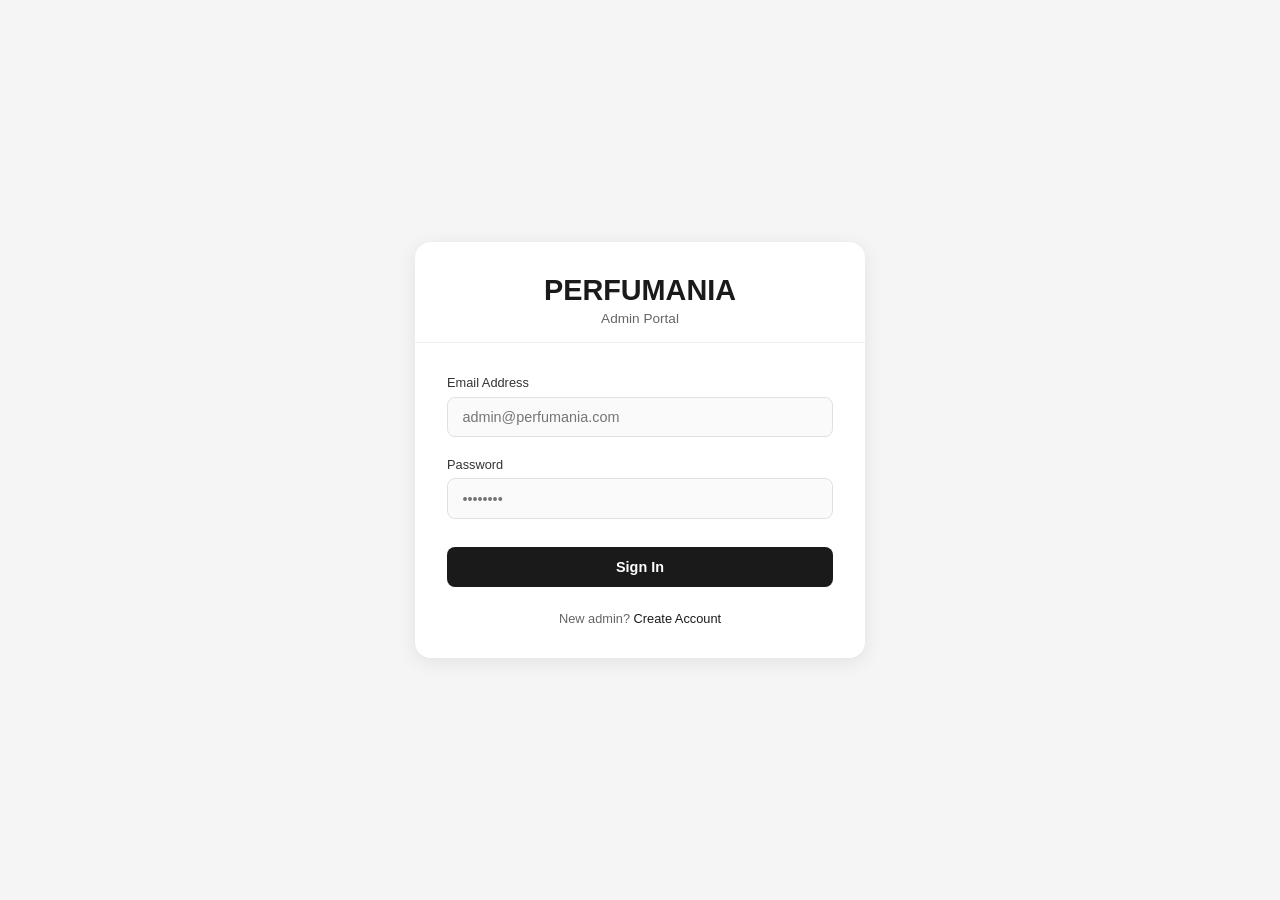
<file: app/templates/admin/admin_auth.html>
<!DOCTYPE html>
<html lang="en">
<head>
    <meta charset="UTF-8">
    <meta name="viewport" content="width=device-width, initial-scale=1.0">
    <title>Admin Login - Perfumania</title>
    <style>
        * {
            margin: 0;
            padding: 0;
            box-sizing: border-box;
        }

        body {
            font-family: -apple-system, BlinkMacSystemFont, 'Segoe UI', Roboto, 'Helvetica Neue', sans-serif;
            background: #f5f5f5;
            min-height: 100vh;
            display: flex;
            align-items: center;
            justify-content: center;
        }

        .container {
            max-width: 450px;
            width: 90%;
            margin: 2rem auto;
        }

        .card {
            background: white;
            border-radius: 16px;
            box-shadow: 0 4px 20px rgba(0,0,0,0.08);
            overflow: hidden;
        }

        .header {
            text-align: center;
            padding: 2rem 1.5rem 1rem;
            border-bottom: 1px solid #f0f0f0;
        }

        .header h1 {
            font-size: 1.8rem;
            font-weight: 600;
            color: #1a1a1a;
            margin-bottom: 0.25rem;
        }

        .header p {
            color: #666;
            font-size: 0.85rem;
        }

        .form-container {
            padding: 2rem;
        }

        .input-group {
            margin-bottom: 1.25rem;
        }

        .input-group label {
            display: block;
            font-size: 0.8rem;
            font-weight: 500;
            color: #333;
            margin-bottom: 0.4rem;
        }

        .input-group input {
            width: 100%;
            padding: 0.7rem 0.9rem;
            border: 1px solid #e0e0e0;
            border-radius: 8px;
            font-size: 0.9rem;
            transition: all 0.2s ease;
            background: #fafafa;
        }

        .input-group input:focus {
            outline: none;
            border-color: #1a1a1a;
            background: white;
        }

        .btn-auth {
            width: 100%;
            padding: 0.75rem;
            background: #1a1a1a;
            color: white;
            border: none;
            border-radius: 8px;
            font-size: 0.9rem;
            font-weight: 600;
            cursor: pointer;
            transition: opacity 0.2s ease;
            margin-top: 0.5rem;
        }

        .btn-auth:hover {
            opacity: 0.9;
        }

        .switch-text {
            text-align: center;
            margin-top: 1.5rem;
            font-size: 0.8rem;
            color: #666;
        }

        .switch-text a {
            color: #1a1a1a;
            text-decoration: none;
            font-weight: 500;
        }

        .switch-text a:hover {
            text-decoration: underline;
        }

        .form-container {
            display: none;
        }

        .form-container.active {
            display: block;
        }
    </style>
</head>
<body>
    <div class="container">
        <div class="card">
            <div class="header">
                <h1>PERFUMANIA</h1>
                <p>Admin Portal</p>
            </div>

            <div class="form-container" id="loginForm">
                <form action="/admin/login" method="POST">
                    <div class="input-group">
                        <label>Email Address</label>
                        <input type="email" name="username" required placeholder="admin@perfumania.com">
                    </div>
                    <div class="input-group">
                        <label>Password</label>
                        <input type="password" name="password" required placeholder="••••••••">
                    </div>
                    <button type="submit" class="btn-auth">Sign In</button>
                </form>
                <p class="switch-text">
                    New admin? <a href="#" onclick="showRegister(); return false;">Create Account</a>
                </p>
            </div>

            <div class="form-container" id="registerForm">
                <form action="/admin/register" method="POST">
                    <div class="input-group">
                        <label>Full Name</label>
                        <input type="text" name="full_name" required placeholder="Usama Khan">
                    </div>
                    <div class="input-group">
                        <label>Email Address</label>
                        <input type="email" name="email" required placeholder="admin@perfumania.com">
                    </div>
                    <div class="input-group">
                        <label>Password</label>
                        <input type="password" name="password" required placeholder="••••••••">
                    </div>
                    <button type="submit" class="btn-auth">Create Account</button>
                </form>
                <p class="switch-text">
                    Already have access? <a href="#" onclick="showLogin(); return false;">Sign In</a>
                </p>
            </div>
        </div>
    </div>

    <script>
        const loginForm = document.getElementById('loginForm');
        const registerForm = document.getElementById('registerForm');

        function showLogin() {
            loginForm.classList.add('active');
            registerForm.classList.remove('active');
        }

        function showRegister() {
            registerForm.classList.add('active');
            loginForm.classList.remove('active');
        }

        // Check hash on load
        if (window.location.hash === '#register') {
            showRegister();
        } else {
            showLogin();
        }

        // Handle hash changes
        window.addEventListener('hashchange', () => {
            if (window.location.hash === '#register') {
                showRegister();
            } else {
                showLogin();
            }
        });
    </script>
</body>
</html>
</file>
